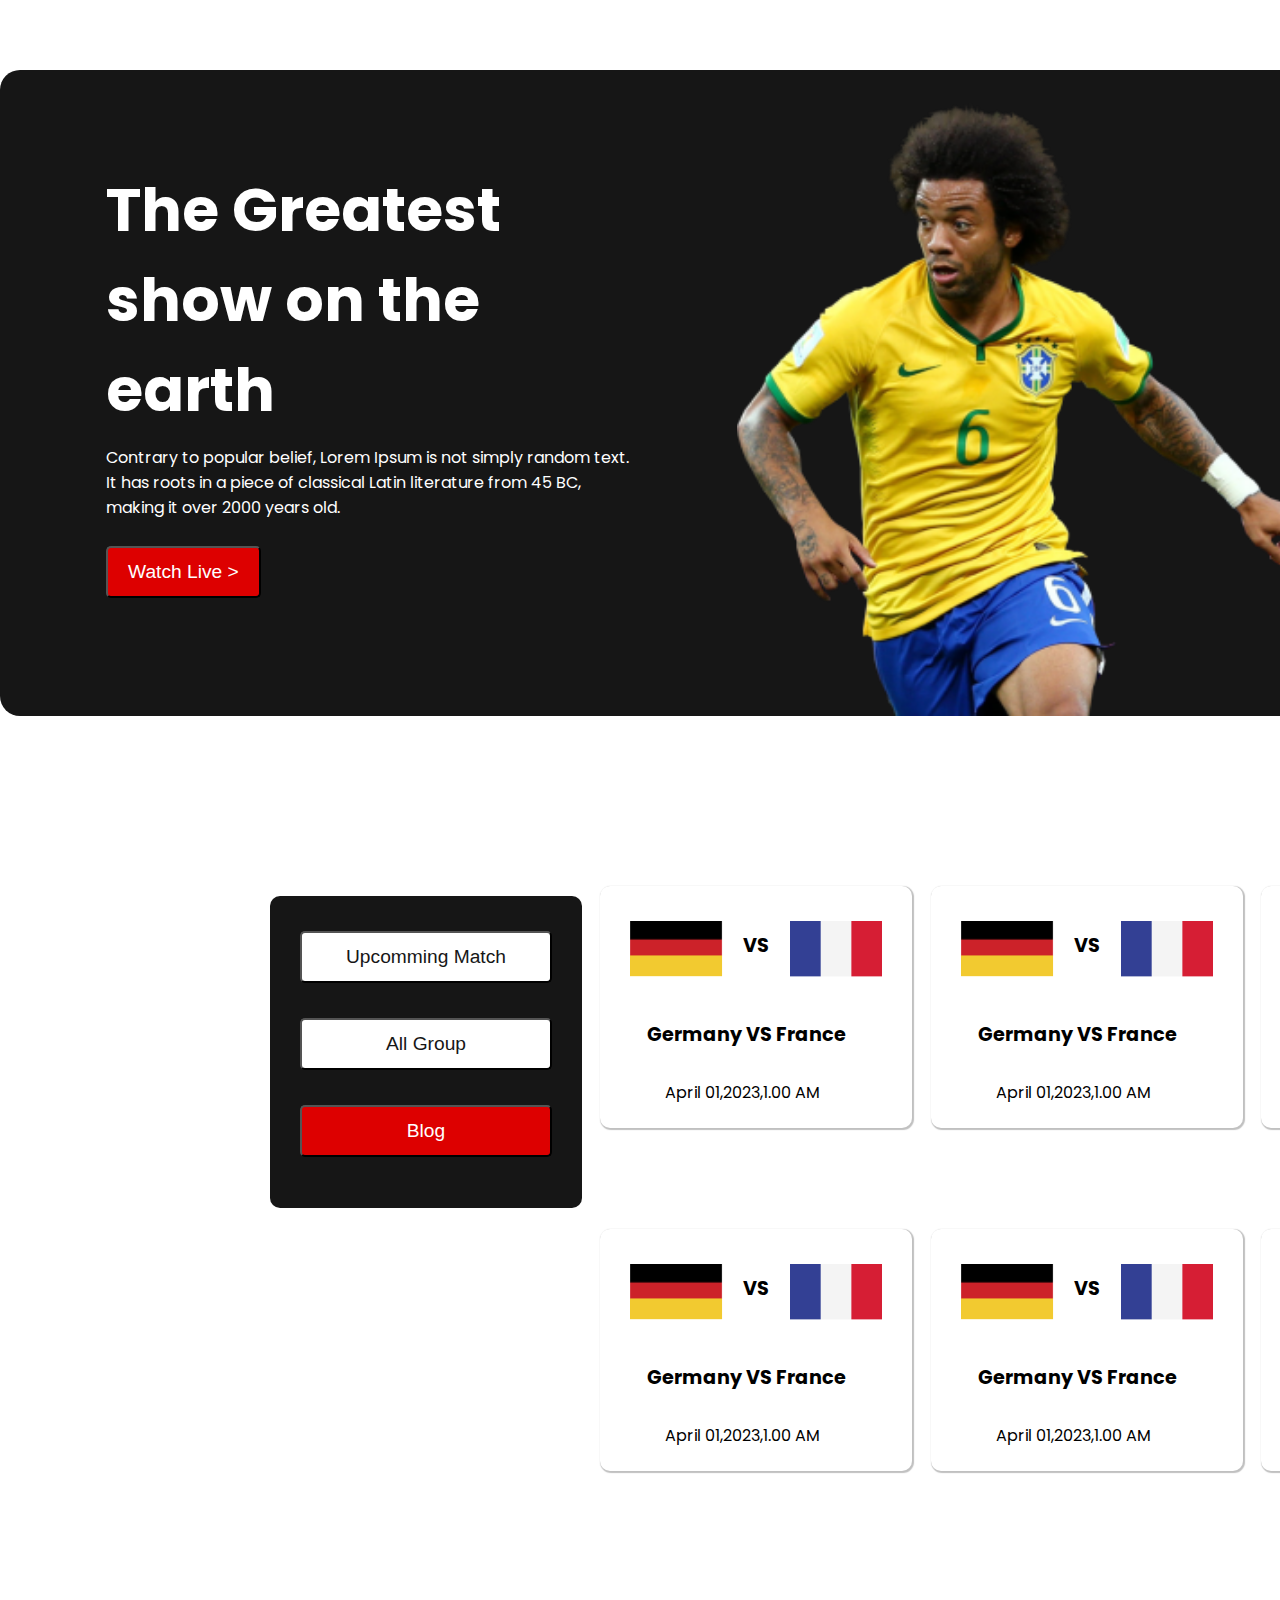
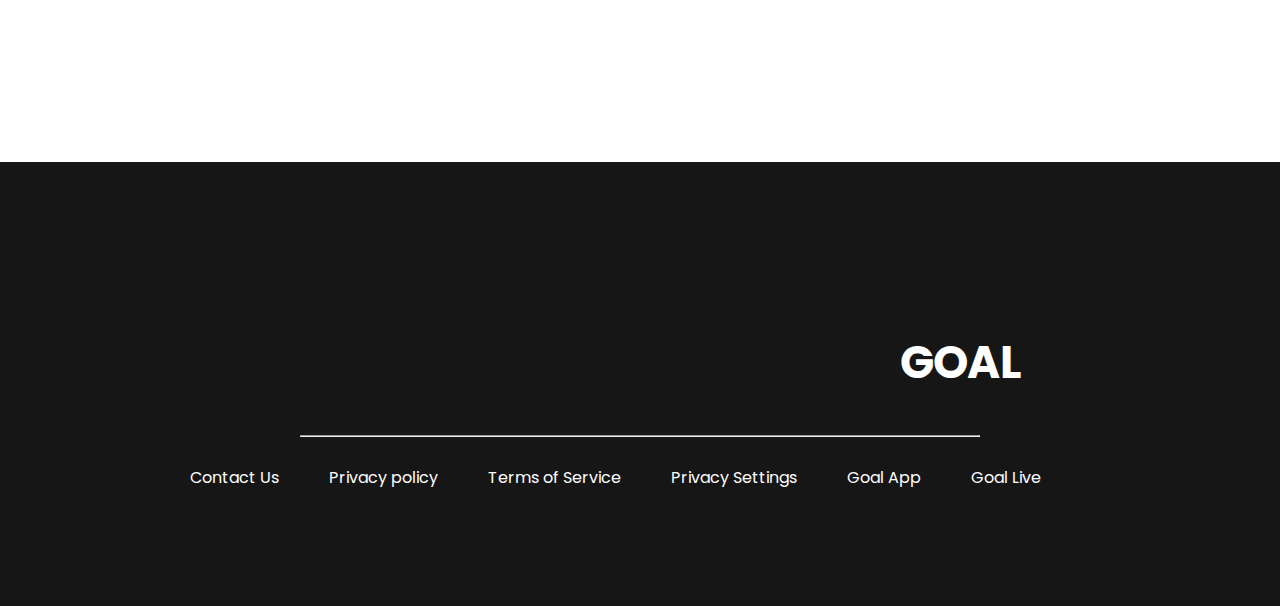
<file: images/index-2.html>
<!DOCTYPE html>
<html lang="en">
<head>
    <meta charset="UTF-8">
    <meta http-equiv="X-UA-Compatible" content="IE=edge">
    <meta name="viewport" content="width=device-width, initial-scale=1.0">
    <title>Document</title>
    <link rel="stylesheet" href="image/styles/style-2.css">
</head>
<body>
    <!--------------------- 
        header-part-start
     --------------------->
     
    <header>
        <section class="top-container">
        <div class="top-left">
        <h1 class="title">The Greatest show on the earth</h1>
        <p title="descrip">Contrary to popular belief, Lorem Ipsum is not simply 
            random text. It has roots in a piece of classical Latin literature from 45 BC, making it over 2000 years old.</p>

            <button class="top-button">Watch Live ></button>
        </div>

        <div class="banner-img">
            <img src="image/Banner Image.png" alt="">
        </div>





    </section>
    </header>

     <!------------------ 
        header-part-end 
    --------------------->


    <!-------------------- 
        main-part-start
    ---------------------> 
    <main>

<section class="middle-part">
    <div class="left-mid"> <button class="mid-button">Upcomming Match</button> <button class="mid-button">All Group </button> <button class="button-color"> Blog</button></div>

    <!-- --------------------------
     -----------------------------
    ---------------------------- --> 
    <div class="transfer-1">
         <div class="blog-img"> <img src="image/germany Flag.png" alt=""> <h2 class="vs">VS</h2>  <img src="image/Flag.png" alt="">
         </div>
    <div class="transfer-container">  
       <div class="transfer-button"> <span class="transfer">Germany VS France</span></div > 
       <p class="transfer-description"> April 01,2023,1.00 AM</p>   
     </div>
     </div>


     <!-- ---------------//////
    -------------------------
----------------------------//
 -->

 <div class="transfer-1">
    <div class="blog-img"> <img src="image/germany Flag.png" alt=""> <h2 class="vs">VS</h2>  <img src="image/Flag.png" alt="">
    </div>
<div class="transfer-container">  
  <div class="transfer-button"> <span class="transfer">Germany VS France</span></div > 
  <p class="transfer-description"> April 01,2023,1.00 AM</p>   
</div>
</div>





<div class="transfer-1">
    <div class="blog-img"> <img src="image/germany Flag.png" alt=""> <h2 class="vs">VS</h2>  <img src="image/Flag.png" alt="">
    </div>
<div class="transfer-container">  
  <div class="transfer-button"> <span class="transfer">Germany VS France</span></div > 
  <p class="transfer-description"> April 01,2023,1.00 AM</p>   
</div>
</div>



    <!-- ....... -->

    <div class="transfer-1" id="none"  >
        <div class="blog-img"> <img src="image/Blog Image.png" alt="">
   </div> 
   <div>  
      <div class="transfer-button"> <span class="transfer">Transfer</span></div > 
      <p class="transfer-description"> Transfer Live: Chlesea in talks over Kimpenbe transfer</p>   
   <section class="extra"> <div class="h"  ><img src="image/Time Icon.png" alt="">   10h   </div> <div class="23"><img src="image/Chat Icon.png" alt="">23 </div> </section> </div>
    </div>




    <div class="transfer-1">
        <div class="blog-img"> <img src="image/germany Flag.png" alt=""> <h2 class="vs">VS</h2>  <img src="image/Flag.png" alt="">
        </div>
   <div class="transfer-container">  
      <div class="transfer-button"> <span class="transfer">Germany VS France</span></div > 
      <p class="transfer-description"> April 01,2023,1.00 AM</p>   
    </div>
    </div>






    <div class="transfer-1">
        <div class="blog-img"> <img src="image/germany Flag.png" alt=""> <h2 class="vs">VS</h2>  <img src="image/Flag.png" alt="">
        </div>
   <div class="transfer-container">  
      <div class="transfer-button"> <span class="transfer">Germany VS France</span></div > 
      <p class="transfer-description"> April 01,2023,1.00 AM</p>   
    </div>
    </div>







    <div class="transfer-1">
        <div class="blog-img"> <img src="image/germany Flag.png" alt=""> <h2 class="vs">VS</h2>  <img src="image/Flag.png" alt="">
        </div>
   <div class="transfer-container">  
      <div class="transfer-button"> <span class="transfer">Germany VS France</span></div > 
      <p class="transfer-description"> April 01,2023,1.00 AM</p>   
    </div>
    </div>


   



    </main>

    <!-----------------
        main-part-end
    ------------------>

<!---------------------
    footer-part-start
---------------------->
    <footer>
        <section class="footer-container">
        <div class="footer-title">
<h2>GOAL</h2>


</div>

<hr>

<div class="footer-anchor">
<a href="" class="anchor">Contact Us</a>
<a href="" class="anchor">Privacy policy</a>
<a href="" class="anchor">Terms of Service</a>
<a href="" class="anchor">Privacy Settings</a>
<a href="" class="anchor">Goal App</a>
<a href="" class="anchor">Goal Live</a>
</div>


    <!------------------
        footer-part-end 
    --------------------->
</body>
</html>
</file>
<file: images/image/styles/style-2.css>
/* font */
@import url('https://fonts.googleapis.com/css2?family=Poppins&display=swap');

/* font */

/* header-part */
body{font-family: 'Poppins', sans-serif;margin: 0px;}


.top-container{display:grid ;
     grid-template-columns: repeat(2,1fr);
    grid-column-gap: 100px;
  width: 1321px; height: 646px; 
  background-color: #161616;margin: 70px auto;
  border-radius: 20px; }

  .banner-img img{height:613px ;width:581px ;margin-right: 100px; }

  .banner-img { margin-top: 33px; margin-right: 40px;}

  .top-left{height:424px ;width:531px ;color: white; margin-left: 106px; margin-top: 55px; margin-bottom: 111px;}

  .title{font-size: 60px; width: 531;height: 240px;}

  .button{ background-color: #DD0000;color: white; padding: 16px 25px; font-size: larger;}

  /* header-part */


  /* main-part */
  .button{background-color: white;color:#161616; margin-top:40px;margin-left: 20px ; margin-right: 20px;border-radius: 10px;}
  /* .blog{background-color: #DD0000;color: white;} */
.left-mid{display: flex; flex-direction: column;height: 312px;width: 312px;background-color: #161616;border-radius: 10px;}





  /* main-part */



  /* footer-part */
  .footer-container{ background-color: #161616; color: white;height:444px;margin-top: 230px;}

  .footer-title{font-size: 30px; padding-left: 900px ;padding-top: 130px;}

  hr{color: rgb(102, 97, 97); margin-left:300px ;margin-right: 300px;}

  .anchor {text-decoration: none;gap: 40px;color: white;padding-right: 50px;}

  .footer-anchor{display: flex;justify-content: center;padding-top: 20px;}

  /* footer-part */

  .left-mid{margin-top: 10px;}

  .button-color{}

  .top-button{margin-right: 45px;background-color: #DD0000;color: white;padding-left: 20px;padding-right: 20px;padding-top: 13px;padding-bottom: 13px;font-size: larger;border-radius: 5px;margin-top: 10px;}

  .mid-button{background-color: white;color: #161616;padding-left: 20px;padding-right: 20px;padding-top: 13px;padding-bottom: 13px;border-radius: 5px;margin-top: 35px;font-size: larger;margin-left: 30px;margin-right: 30px;}


  .button-color{background-color:#DD0000;color:white;padding-left: 20px;padding-right: 20px;padding-top: 13px;padding-bottom: 13px;border-radius: 5px;margin-top: 35px;font-size: larger;margin-left: 30px;margin-right: 30px;}



/* --------------------------------------------------------- */
/* --------------------------------------------------------- */


  
.transfer{font-weight: bolder;font-size: larger;padding-left: 47px;}

.middle-part{display: grid;grid-template-columns: repeat(4,1fr);height:646px ;width: 1321px;padding-top:100px;padding-left: 270px;}
.transfer-1{width: 312px;height: 242px;box-shadow: 1px 1px 1px 1px rgba(190, 190, 190, 0.973);margin-bottom: 40px;border-radius: 10px;}
.blog-img img{padding-top: 10px; height:56px ;width:93px ;}
.transfer-button{ padding-top: 15px ;padding-bottom: 15px;}
.transfer-description{padding-left: 65px;padding-bottom: 15px;}
.extra{gap: 50px;display:flex;gap:20px ;}
.vs{margin-bottom: 30px;font-size: larger;font-weight: bolder;margin: 20px;padding-bottom: 25px;}

.blog-img{display: flex;margin-left: 30px;margin-top: 25px;}

#none{visibility: hidden;}

@media screen and (max-width:776px) {.middle-part{grid-template-columns: repeat(2,1fr);} .top-container{width: 100%;}
    
}
</file>
